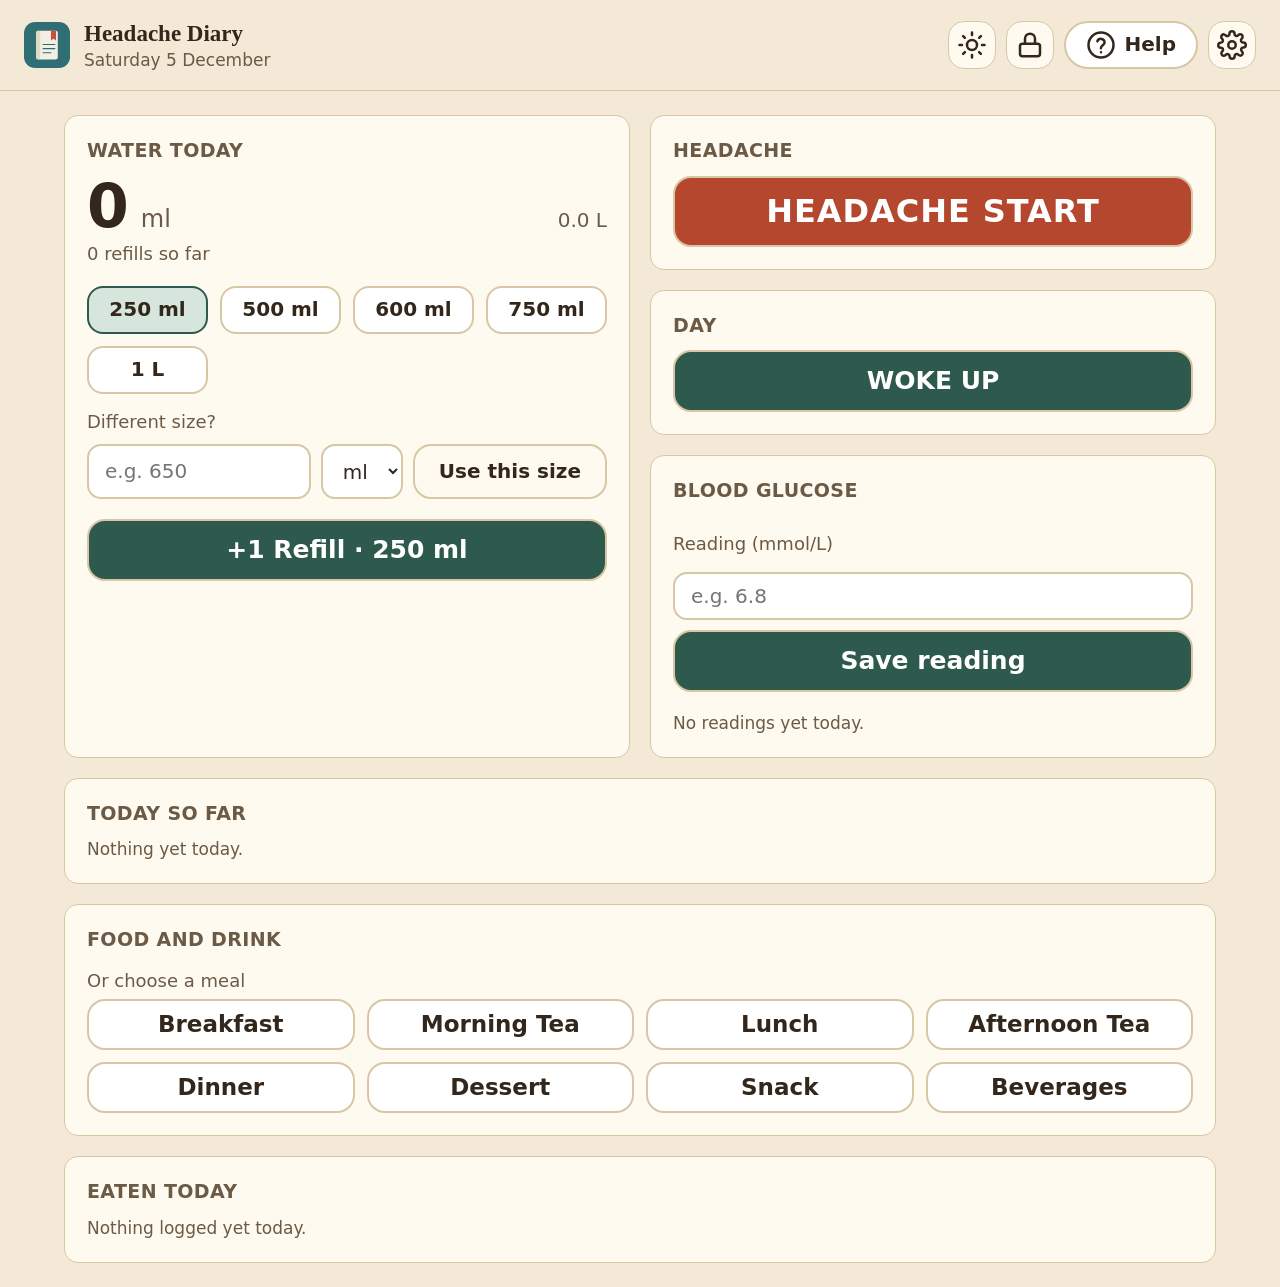
<file: index.html>
<!doctype html>
<html lang="en-AU">
<head>
<meta charset="utf-8">
<meta name="viewport" content="width=device-width, initial-scale=1, viewport-fit=cover">
<meta name="theme-color" content="#2f6f73">
<title>Headache Diary</title>
<link rel="manifest" href="manifest.webmanifest">
<link rel="icon" href="icons/icon.svg" type="image/svg+xml">
<link rel="stylesheet" href="css/app.css">
<script>try{var s=JSON.parse(localStorage.getItem("hd.settings")||"{}");document.documentElement.dataset.theme=s.followSystem?(matchMedia("(prefers-color-scheme: dark)").matches?"dark":(s.lightTheme||"paper")):(s.theme||"paper");document.documentElement.dataset.text=s.text||"normal"}catch(e){}</script>
</head>
<body>
<div id="app"><p class="boot">Loading your diary…</p></div>
<dialog id="reason" aria-labelledby="reason-title">
  <form method="dialog" id="reason-form" novalidate>
    <h2 id="reason-title">Remove this entry?</h2>
    <p class="warn">Changes to the diary are recorded.</p>
    <label for="reason-text">Reason for removing it</label>
    <input id="reason-text" type="text" autocomplete="off" placeholder="e.g. tapped by mistake">
    <p class="error" id="reason-error" role="alert" hidden>Please type a short reason so we can keep your diary accurate.</p>
    <div class="row">
      <button type="button" class="btn quiet" id="reason-cancel">Keep it</button>
      <button type="submit" class="btn danger" id="reason-ok">Remove</button>
    </div>
  </form>
</dialog>
<noscript>Headache Diary needs JavaScript turned on.</noscript>
<script type="module" src="js/app.js"></script>
</body>
</html>
</file>
<file: css/app.css>
:root, html[data-theme="paper"] {
  --bg: #f3e9d6; --card: #fffaf0; --ink: #33271c; --muted: #6b5a46; --line: #d8c7a4;
  --teal: #2d5a4c; --teal-dark: #224539; --teal-soft: #d6e6dc; --on-teal: #ffffff;
  --red: #a63d2b; --on-red: #ffffff; --field: #ffffff;
  --toast-bg: #33271c; --toast-ink: #ffffff; --update-bg: #fff3cd; --update-ink: #3d3000;
  --alert: #b5472f; --on-alert: #ffffff; --amber: #8a5a00; --on-amber: #ffffff;
  --was-bg: #fff3b8; --was-ink: #4a3d00; --changed-bg: #f7c9bf; --changed-ink: #6e1f10;
  --head-fill: #ecd9bd; --head-line: #5a4632; --pain: #d6402f; --pain-line: #8f2417; --art-bg: #fffaf0;
  --head-font: Georgia, "Times New Roman", serif;
  --radius: 14px; --gap: 1rem;
}
html[data-theme="bright"] {
  --bg: #ffffff; --card: #eaf3fc; --ink: #10222b; --muted: #35546b; --line: #b9d0e4;
  --teal: #0b5cad; --teal-dark: #084a8c; --teal-soft: #cfe3f7; --on-teal: #ffffff;
  --red: #b3301a; --on-red: #ffffff; --field: #ffffff;
  --toast-bg: #10222b; --toast-ink: #ffffff; --update-bg: #fff3cd; --update-ink: #3d3000;
  --alert: #b3301a; --on-alert: #ffffff; --amber: #8a5a00; --on-amber: #ffffff;
  --was-bg: #fff3b8; --was-ink: #4a3d00; --changed-bg: #f7c9bf; --changed-ink: #6e1f10;
  --head-fill: #dbe8f5; --head-line: #1d4a78; --pain: #d6402f; --pain-line: #8f2417; --art-bg: #ffffff;
  --head-font: system-ui, -apple-system, "Segoe UI", Roboto, sans-serif;
}
html[data-theme="dark"] {
  --bg: #17232b; --card: #21323c; --ink: #e8eef0; --muted: #a9bec7; --line: #3a5160;
  --teal: #8fd6c9; --teal-dark: #a8e3d8; --teal-soft: #2b4a52; --on-teal: #10222b;
  --red: #e0735a; --on-red: #17232b; --field: #17232b;
  --toast-bg: #e8eef0; --toast-ink: #17232b; --update-bg: #4a3f12; --update-ink: #fff3cd;
  --head-fill: #3a5362; --head-line: #c5d6de; --pain: #ff7a63; --pain-line: #ffc2b5; --art-bg: #1b2a33;
  --alert: #e0735a; --alert-text: #f0a08e; --on-alert: #17232b; --amber: #e2b04a; --on-amber: #17232b;
  --was-bg: #4a3f12; --was-ink: #fff3b8; --changed-bg: #5a2a22; --changed-ink: #ffd6cc;
  --head-font: system-ui, -apple-system, "Segoe UI", Roboto, sans-serif;
}
html[data-theme="mist"] {
  --bg: #e4e7eb; --card: #f3f5f7; --ink: #1c2128; --muted: #4a5560; --line: #c2c9d1;
  --teal: #3a4f7a; --teal-dark: #2a3b5e; --teal-soft: #d3dcec; --on-teal: #ffffff;
  --red: #a63d2b; --on-red: #ffffff; --field: #ffffff;
  --toast-bg: #1c2128; --toast-ink: #ffffff; --update-bg: #fff3cd; --update-ink: #3d3000;
  --alert: #b3382a; --on-alert: #ffffff; --amber: #7a5200; --on-amber: #ffffff;
  --was-bg: #fff3b8; --was-ink: #4a3d00; --changed-bg: #f7c9bf; --changed-ink: #6e1f10;
  --head-fill: #d6dbe2; --head-line: #3a4452; --pain: #d6402f; --pain-line: #8f2417; --art-bg: #f3f5f7;
  --head-font: system-ui, -apple-system, "Segoe UI", Roboto, sans-serif;
}
html[data-theme="graphite"] {
  --bg: #000000; --card: #1a1a1a; --ink: #f2f2f2; --muted: #b3b3b3; --line: #3d3d3d;
  --teal: #d0d0d0; --teal-dark: #e6e6e6; --teal-soft: #2e2e2e; --on-teal: #111111;
  --red: #e8806b; --on-red: #000000; --field: #0d0d0d;
  --toast-bg: #f2f2f2; --toast-ink: #111111; --update-bg: #3d3510; --update-ink: #fff3cd;
  --head-fill: #3a3a3a; --head-line: #d0d0d0; --pain: #ff7a63; --pain-line: #ffc2b5; --art-bg: #141414;
  --alert: #e8806b; --alert-text: #f2a595; --on-alert: #000000; --amber: #e6b450; --on-amber: #000000;
  --was-bg: #3d3510; --was-ink: #fff3b8; --changed-bg: #4a2118; --changed-ink: #ffd6cc;
  --head-font: system-ui, -apple-system, "Segoe UI", Roboto, sans-serif;
}
html[data-theme="ember"] {
  --bg: #2a1f1a; --card: #3a2c24; --ink: #f4e9dd; --muted: #c9b8a6; --line: #5c4637;
  --teal: #e8a96b; --teal-dark: #f2c493; --teal-soft: #4d3b2c; --on-teal: #2a1f1a;
  --red: #ee8a72; --on-red: #2a1f1a; --field: #241a15;
  --toast-bg: #f4e9dd; --toast-ink: #2a1f1a; --update-bg: #4d3a12; --update-ink: #fff3cd;
  --head-fill: #55402f; --head-line: #e6d2bd; --pain: #ff7a63; --pain-line: #ffc2b5; --art-bg: #33261f;
  --alert: #ee8a72; --alert-text: #f5ab98; --on-alert: #2a1f1a; --amber: #e8b455; --on-amber: #2a1f1a;
  --was-bg: #4d3a12; --was-ink: #fff3b8; --changed-bg: #5a2a22; --changed-ink: #ffd6cc;
  --head-font: system-ui, -apple-system, "Segoe UI", Roboto, sans-serif;
}
html { color-scheme: light; } html[data-theme="dark"], html[data-theme="graphite"], html[data-theme="ember"] { color-scheme: dark; }
html { font-size: 20px; -webkit-text-size-adjust: 100%; }
html[data-text="medium"] { font-size: 17px; }
html[data-text="small"] { font-size: 14px; }
* { box-sizing: border-box; }
body {
  margin: 0; background: var(--bg); color: var(--ink);
  font-family: system-ui, -apple-system, "Segoe UI", Roboto, sans-serif;
  line-height: 1.35; min-height: 100vh;
  padding: env(safe-area-inset-top) env(safe-area-inset-right) env(safe-area-inset-bottom) env(safe-area-inset-left);
}
.boot { padding: 2rem; color: var(--muted); }
h1, h2, p { margin: 0; text-wrap: pretty; }
.num { font-variant-numeric: tabular-nums; }

.topbar {
  display: flex; align-items: center; justify-content: space-between; gap: var(--gap);
  padding: 0.9rem 1.2rem; border-bottom: 1px solid var(--line); background: var(--bg);
}
.brand { display: flex; align-items: center; gap: 0.7rem; }
.brand img { width: 2.3rem; height: 2.3rem; border-radius: 0.55rem; }
.brand h1 { font-size: 1.15rem; font-weight: 700; font-family: var(--head-font); }
.brand .date { font-size: 0.85rem; color: var(--muted); }

main { display: grid; gap: var(--gap); padding: 1.2rem; max-width: 70rem; margin: 0 auto; }
main { max-width: 44rem; }

.panel { background: var(--card); border: 1px solid var(--line); border-radius: var(--radius); padding: 1.1rem; }
.panel h2 { font-size: 0.95rem; font-weight: 700; letter-spacing: 0.02em; color: var(--muted); text-transform: uppercase; margin-bottom: 0.6rem; }

.total { display: flex; align-items: baseline; gap: 0.6rem; flex-wrap: wrap; }
.total .big { font-size: 3rem; font-weight: 700; line-height: 1; }
.total .unit { font-size: 1.2rem; color: var(--muted); }
.total .alt { font-size: 1rem; color: var(--muted); margin-left: auto; }
.meta { color: var(--muted); font-size: 0.9rem; margin-top: 0.3rem; }

.sizes { display: grid; grid-template-columns: repeat(auto-fit, minmax(5.2rem, 1fr)); gap: 0.6rem; margin: 1rem 0 0.8rem; }
.size {
  min-height: 3.4rem; border: 2px solid var(--line); border-radius: 0.8rem; background: var(--field);
  font: inherit; font-weight: 700; color: var(--ink); cursor: pointer;
}
.size[aria-checked="true"] { border-color: var(--teal); background: var(--teal-soft); }

.btn {
  min-height: 3.6rem; padding: 0.6rem 1.2rem; border-radius: 0.9rem; border: 2px solid transparent;
  font: inherit; font-weight: 700; cursor: pointer;
  transition-property: scale, background-color; transition-duration: 120ms; transition-timing-function: ease-out;
}
.btn { background: var(--card); color: var(--ink); border-color: var(--line); }   /* plain buttons: own colours, never the browser's grey */
.btn:active { scale: 0.96; }
.btn.primary { background: var(--teal); color: var(--on-teal); width: 100%; font-size: 1.25rem; min-height: 4.4rem; }
.btn.primary:hover { background: var(--teal-dark); }
.btn.quiet { background: transparent; border-color: var(--line); color: var(--ink); }
.btn.danger { background: var(--red); color: var(--on-red); }
.btn.small { min-height: 3rem; padding: 0.3rem 0.9rem; font-size: 0.9rem; }

.custom { display: flex; gap: 0.5rem; align-items: stretch; flex-wrap: wrap; margin-bottom: 1rem; }
.custom label { width: 100%; font-size: 0.9rem; color: var(--muted); }
.custom input, .custom select, dialog input {
  min-height: 3.2rem; border: 2px solid var(--line); border-radius: 0.7rem; background: var(--field); color: var(--ink);
  font: inherit; padding: 0 0.8rem;
}
.custom input { flex: 1; min-width: 6rem; }

:focus-visible { outline: 3px solid #1a5fb4; outline-offset: 2px; }

ul.log { list-style: none; margin: 0; padding: 0; }
.log li { display: flex; align-items: center; gap: 0.8rem; padding: 0.7rem 0; border-top: 1px solid var(--line); }
.log li:first-child { border-top: none; }
.log .t { width: 5.2rem; color: var(--muted); }
.log .v { font-weight: 700; flex: 1; }
.empty { color: var(--muted); padding: 0.4rem 0; }

dialog {
  border: 1px solid var(--line); border-radius: var(--radius); background: var(--card); color: var(--ink);
  max-width: 28rem; width: calc(100% - 2rem); padding: 1.3rem;
}
dialog::backdrop { background: rgba(31, 42, 44, 0.45); }
dialog h2 { font-size: 1.2rem; margin-bottom: 0.4rem; }
dialog .warn { color: var(--muted); margin-bottom: 0.9rem; }
dialog label { display: block; font-size: 0.9rem; margin-bottom: 0.3rem; }
dialog input { width: 100%; }
dialog .row { display: flex; gap: 0.6rem; justify-content: flex-end; margin-top: 1rem; }
.error { color: var(--alert-text, var(--red)); margin-top: 0.4rem; font-weight: 700; }

.toast {
  position: fixed; left: 50%; bottom: 1.2rem; transform: translateX(-50%);
  background: var(--toast-bg); color: var(--toast-ink); padding: 0.8rem 1.2rem; border-radius: 0.9rem; max-width: 90%;
}

@media (prefers-reduced-motion: reduce) { .btn { transition: none; } .btn:active { scale: 1; } }

.undo { margin-top: 0.8rem; width: 100%; color: var(--muted); }
.update { display: flex; align-items: center; justify-content: center; gap: 1rem; padding: 0.7rem 1rem; background: var(--update-bg); color: var(--update-ink); border-bottom: 1px solid var(--line); }
.update .btn { background: var(--update-ink); color: var(--update-bg); }

.tools { display: flex; gap: 0.5rem; }
.icon-btn {
  min-width: 3rem; min-height: 3rem; border-radius: 0.8rem; border: 1px solid var(--line);
  background: var(--card); color: var(--ink); cursor: pointer; display: grid; place-items: center;
}
.icon-btn svg { width: 1.5rem; height: 1.5rem; stroke: currentColor; fill: none; stroke-width: 2; stroke-linecap: round; stroke-linejoin: round; }
.toggle[aria-pressed="true"] { background: var(--teal); border-color: var(--teal); color: var(--on-teal); }
.toggle[aria-pressed="true"] svg { stroke: var(--on-teal); }

.seg { display: flex; gap: 0.4rem; flex-wrap: wrap; }
.seg button {
  min-height: 3rem; min-width: 3rem; padding: 0 1rem; border-radius: 0.7rem; border: 2px solid var(--line);
  background: var(--field); color: var(--ink); font: inherit; font-weight: 700; cursor: pointer;
}
.setting { padding: 0.9rem 0; border-top: 1px solid var(--line); }
.setting:first-of-type { border-top: none; }
.setting h3 { margin: 0 0 0.5rem; font-size: 1rem; }
.setting p.hint { color: var(--muted); font-size: 0.85rem; margin-top: 0.4rem; }
.check { display: flex; align-items: center; gap: 0.7rem; min-height: 3rem; cursor: pointer; font-weight: 700; }
.check input { width: 2.4rem; height: 2.4rem; flex: 0 0 2.4rem; accent-color: var(--teal); }
.swatches { display: grid; grid-template-columns: repeat(3, 1fr); gap: 0.6rem; }
.swatch-group { margin: 0.2rem 0 0.4rem; font-weight: 700; color: var(--muted); }
.swatch {
  border: 3px solid var(--line); border-radius: 0.9rem; padding: 0.6rem; background: var(--card); color: var(--ink);
  font: inherit; font-weight: 700; cursor: pointer; text-align: center;
}
.swatch[aria-pressed="true"] { border-color: var(--teal); }
.swatch i { display: block; height: 2.2rem; border-radius: 0.5rem; margin-bottom: 0.4rem; border: 1px solid rgba(0,0,0,.2); }
.swatch[data-t="paper"] i { background: linear-gradient(90deg,#f3e9d6 60%,#2d5a4c 60%); }
.swatch[data-t="bright"] i { background: linear-gradient(90deg,#ffffff 60%,#0b5cad 60%); }
.swatch[data-t="dark"] i { background: linear-gradient(90deg,#17232b 60%,#8fd6c9 60%); }
.swatch[data-t="mist"] i { background: linear-gradient(90deg,#e4e7eb 60%,#3a4f7a 60%); }
.swatch[data-t="graphite"] i { background: linear-gradient(90deg,#000000 60%,#d0d0d0 60%); }
.swatch[data-t="ember"] i { background: linear-gradient(90deg,#2a1f1a 60%,#e8a96b 60%); }
.page-head { display: flex; align-items: center; gap: 1rem; margin-bottom: 0.8rem; }
.page-head h2 { margin: 0; text-transform: none; font-size: 1.3rem; color: var(--ink); letter-spacing: 0; font-family: var(--head-font); }

.tabs { display: flex; gap: 0.4rem; border-bottom: 2px solid var(--line); }
.tab { min-height: 3.2rem; padding: 0 1.2rem; border: 2px solid transparent; border-bottom: none; border-radius: 0.8rem 0.8rem 0 0; background: transparent; color: var(--muted); font: inherit; font-weight: 700; cursor: pointer; margin-bottom: -2px; }
.tab[aria-selected="true"] { background: var(--card); color: var(--ink); border-color: var(--line); border-bottom: 2px solid var(--card); }
.lock { display: flex; gap: 0.9rem; align-items: center; }
.lock svg { width: 2.2rem; height: 2.2rem; stroke: var(--muted); fill: none; stroke-width: 2; stroke-linecap: round; stroke-linejoin: round; flex: none; }
.lock h3 { margin: 0; }

/* ---------- headache ---------- */
.btn.headache { width: 100%; min-height: 5.4rem; font-size: 1.6rem; background: var(--alert); color: var(--on-alert); letter-spacing: 0.03em; }
.btn.update { background: var(--amber); color: var(--on-amber); }
.btn.resolve { background: var(--teal); color: var(--on-teal); }
.btn.alert-btn { background: var(--alert); color: var(--on-alert); flex: 1; }
.two { display: grid; grid-template-columns: 1fr 1fr; gap: 0.7rem; margin-top: 0.9rem; }
.active-card { border: 3px solid var(--alert); }
.active-card h2 { color: var(--alert-text, var(--alert)); }
.active-line { font-size: 1.1rem; } .active-line.strong { font-size: 1.35rem; font-weight: 700; margin: 0.2rem 0; }

main.form { max-width: 46rem; padding-bottom: 6rem; }
.form-grid, .form-col { display: grid; gap: var(--gap); }
.form-col { align-content: start; }
@media (min-width: 900px) and (orientation: landscape) {
  main.form { max-width: 80rem; }
  .form-grid { grid-template-columns: 1.25fr 1fr; align-items: start; }
  .types { grid-template-columns: repeat(3, 1fr); }
  .type .head-art { max-height: 7rem; }
  .top-row { grid-template-columns: minmax(18.5rem, 21rem) 1fr; align-items: stretch; }
}
.field.has-error { border: 3px solid var(--red); }
.opt { font-weight: 400; text-transform: none; letter-spacing: 0; color: var(--muted); }
.hint { color: var(--muted); font-size: 0.85rem; margin-top: 0.4rem; }
.small-label { display: block; font-size: 0.9rem; color: var(--muted); margin: 0.8rem 0 0.3rem; }
.text { width: 100%; min-height: 3.2rem; border: 2px solid var(--line); border-radius: 0.7rem; background: var(--field); color: var(--ink); font: inherit; padding: 0.5rem 0.8rem; }
.text.area { resize: vertical; }
input[type="time"].text { width: auto; min-width: 9rem; }
.seg.wrap { flex-wrap: wrap; }
.seg button[role="radio"][aria-checked="true"], .seg button[aria-pressed="true"] { background: var(--teal); border-color: var(--teal); color: var(--on-teal); }

.sev { display: grid; grid-template-columns: repeat(5, 1fr); gap: 0.5rem; }
.sev-desc { margin-top: 0.6rem; color: var(--muted); min-height: 1.4em; }
.top-row { display: grid; gap: var(--gap); }
.time-panel .custom { margin-bottom: 0; }
.sev-btn { display: grid; justify-items: center; align-content: center; gap: 0.1rem; min-height: 4.4rem; padding: 0.3rem 0.2rem; border: 2px solid var(--line); border-radius: 0.8rem; background: var(--field); color: var(--ink); font: inherit; text-align: center; cursor: pointer; }
.sev-btn[aria-checked="true"] { background: var(--teal); border-color: var(--teal); color: var(--on-teal); }
.sev-n { font-size: 1.6rem; font-weight: 700; } .sev-name { font-weight: 700; font-size: 0.8rem; }

.types { display: grid; grid-template-columns: repeat(auto-fit, minmax(9.5rem, 1fr)); gap: 0.7rem; }
.type { display: flex; flex-direction: column; align-items: center; gap: 0.3rem; padding: 0.6rem; border: 3px solid var(--line); border-radius: 0.9rem; background: var(--art-bg); color: var(--ink); font: inherit; cursor: pointer; text-align: center; }
.type .head-art { width: 100%; max-height: 9rem; height: auto; }
.type-other { display: grid; place-items: center; width: 100%; height: 6rem; font-size: 3rem; font-weight: 700; color: var(--muted); }
.type-name { font-weight: 700; } .type-hint { font-size: 0.8rem; color: var(--muted); }
.type[aria-checked="true"] { border-color: var(--teal); box-shadow: 0 0 0 3px var(--teal); }
.type[aria-checked="true"] .type-name::before { content: "\2713  "; }

.was { margin-bottom: 0.6rem; padding: 0.3rem 0.6rem; border-radius: 0.5rem; background: var(--was-bg); color: var(--was-ink); display: inline-block; font-size: 0.9rem; }
.was.changed { background: var(--changed-bg); color: var(--changed-ink); font-weight: 700; }
.sugg { display: flex; flex-wrap: wrap; gap: 0.4rem; margin-top: 0.5rem; }
.chip { min-height: 3rem; padding: 0 1rem; border: 2px solid var(--line); border-radius: 2rem; background: var(--field); color: var(--ink); font: inherit; font-weight: 700; cursor: pointer; }
.form-actions { position: sticky; bottom: 0; display: flex; gap: 0.7rem; padding: 0.8rem 0; background: var(--bg); }
.big-error { text-align: center; padding: 0.6rem; }
.custom .text { flex: 1; min-width: 8rem; width: auto; }

.art-picks { display: grid; grid-template-columns: repeat(auto-fit, minmax(13rem, 1fr)); gap: 0.6rem; }
.art-pick { border: 3px solid var(--line); border-radius: 0.9rem; padding: 0.5rem; background: var(--art-bg); color: var(--ink); font: inherit; font-weight: 700; cursor: pointer; text-align: center; }
.art-pick[aria-pressed="true"] { border-color: var(--teal); box-shadow: 0 0 0 3px var(--teal); }
.art-pick[aria-pressed="true"] .art-name::before { content: "\2713  "; }
.art-mini { display: grid; grid-template-columns: repeat(4, 1fr); gap: 2px; }
.art-mini svg { width: 100%; height: auto; }
.art-name { display: block; margin-top: 0.3rem; font-size: 0.9rem; }

.other-row { display: grid; grid-template-columns: minmax(8.5rem, 11rem) 1fr; gap: 0.7rem; margin-top: 0.7rem; align-items: stretch; }
.other-notes { display: flex; flex-direction: column; gap: 0.4rem; padding: 0.7rem; border: 2px solid var(--line); border-radius: 0.9rem; background: var(--field); }
.other-notes.has-error { border: 3px solid var(--red); }
.other-notes .notes-label { font-weight: 700; }
.other-notes .text { flex: 1; min-height: 5rem; }

/* Portrait: one column, with weather moved up between 'How bad is it?' and 'What does it feel like?' */
@media not ((min-width: 900px) and (orientation: landscape)) {
  .form-grid { display: grid; }
  .form-col { display: contents; }
  #f-weather { order: 1; }
  #f-headacheType { order: 2; }
  #f-meds { order: 3; }
  #f-relief { order: 4; }
}

/* Day flow */
.btn.alert-btn.save-act { background: var(--teal); color: var(--on-teal); }
.confirm { margin-top: 0.8rem; padding: 0.8rem; border: 2px solid var(--line); border-radius: 0.9rem; }
.act-list { list-style: none; margin: 0.4rem 0 0; padding: 0; display: grid; gap: 0.2rem; }
.act-list li { display: grid; grid-template-columns: 6.2rem 1fr auto; gap: 0.6rem; align-items: baseline; padding: 0.55rem 0; border-top: 1px solid var(--line); }
.act-list li:first-child { border-top: 0; }
.act-time, .act-dur { color: var(--muted); white-space: nowrap; }
@media (min-width: 900px) and (orientation: landscape) {
  .top-row .field:last-child { min-width: 0; }
}

/* Food and drink */
.tiles { display: grid; grid-template-columns: repeat(2, 1fr); gap: 0.6rem; }
.tile { min-height: 4.6rem; padding: 0.4rem 0.6rem; border: 2px solid var(--line); border-radius: 0.9rem; background: var(--field); color: var(--ink); font: inherit; font-size: 1.15rem; font-weight: 700; cursor: pointer; }
.tile:active { scale: 0.97; }
.tile:hover { border-color: var(--teal); }
@media (min-width: 700px) { .tiles { grid-template-columns: repeat(4, 1fr); } }
.num-grid { display: grid; grid-template-columns: repeat(2, 1fr); gap: 0.6rem 0.8rem; margin-top: 0.8rem; }
.meal-grid, .meal-left { display: grid; gap: var(--gap); align-content: start; }
.meal-pair { display: grid; gap: var(--gap); }
@media (min-width: 900px) and (orientation: landscape) {
  main.form:has(.meal-grid) { max-width: 82rem; }
  .meal-grid { grid-template-columns: minmax(0, 1fr) minmax(0, 1.25fr); align-items: start; }
  .meal-grid.no-nutrition { grid-template-columns: minmax(0, 1fr); }
  .meal-pair { grid-template-columns: minmax(12rem, 0.8fr) minmax(0, 1fr); align-items: stretch; }
  .num-grid { grid-template-columns: repeat(3, 1fr); }
}
@media (max-width: 899px), (orientation: portrait) { .meal-nutrition .num-grid { grid-template-columns: repeat(2, 1fr); } }
.num-field { display: grid; gap: 0.25rem; }
.num-field label { font-weight: 600; font-size: 0.9rem; }
.totals { margin-top: 1rem; padding-top: 0.8rem; border-top: 1px solid var(--line); }
.totals h3 { font-size: 0.95rem; margin: 0 0 0.4rem; }
.totals dl { display: grid; grid-template-columns: max-content 1fr; gap: 0.3rem 1rem; margin: 0; }
.totals dt { color: var(--muted); } .totals dd { margin: 0; font-weight: 700; }
.switch-list { display: grid; gap: 0.2rem; margin-top: 0.6rem; }
.changes { margin-top: 0.8rem; } .changes summary { min-height: 3rem; display: flex; align-items: center; cursor: pointer; }
.changes ul { margin: 0.3rem 0 0; padding-left: 1.2rem; color: var(--muted); }

#f-name .hint { margin-bottom: 0.6rem; }
#f-name .seg { margin-bottom: 0.6rem; }
.servings-panel .small-label { display: none; }

/* Clock picker, PIN */
.clock-picker { display: flex; align-items: center; gap: 0.35rem; }
.clock-sel { min-height: 3.4rem; padding: 0 0.5rem; font-size: 1.15rem; font-weight: 700; flex: 0 0 auto; min-width: 4.2rem; }
.clock-colon { font-size: 1.4rem; font-weight: 700; }
.pin-input { letter-spacing: 0.4em; font-size: 1.4rem; max-width: 12rem; text-align: center; }

.clock-picker { flex-wrap: nowrap; max-width: 100%; }
.clock-sel { min-width: 0; width: 4.6rem; padding: 0 0.3rem; }
.time-panel .custom { gap: 0.5rem; }
.time-panel .custom .btn { min-height: 3.4rem; }
#tabpanel .pin-input, .setting .pin-input { margin-bottom: 0.9rem; }
#tabpanel > .num-field { margin-bottom: 0.2rem; }
#pin-go { margin: 0.4rem 0 0.8rem; }

.clock-picker select.clock-sel { width: 4.8rem; min-width: 0; flex: 0 0 4.8rem; padding: 0 0.3rem; }
.top-row { }
@media (min-width: 900px) and (orientation: landscape) {
  .top-row { grid-template-columns: minmax(15rem, 17.5rem) 1fr; }
}

.clock-picker select.clock-sel { width: 4.3rem; flex: 0 0 4.3rem; }
@media (min-width: 900px) and (orientation: landscape) {
  .top-row { grid-template-columns: minmax(18rem, 19.5rem) 1fr; }
}

@media (min-width: 900px) and (orientation: landscape) {
  .meal-pair { grid-template-columns: minmax(18rem, 19.5rem) minmax(0, 1fr); }
  .meal-grid { grid-template-columns: minmax(0, 1.05fr) minmax(0, 1fr); }
}

/* Nutrition: three across when there is room, two when text is very large or the screen is short */
.num-field input { min-width: 0; width: 100%; }

.plain-list, .change-list, .account-list { list-style: none; margin: 0.4rem 0 0.9rem; padding: 0; }
.plain-list li, .change-list li, .account-list li { padding: 0.6rem 0; border-bottom: 1px solid var(--line); }
.change-list .meta { display: block; margin-top: 0.15rem; }
.account-list li { display: grid; gap: 0.5rem; }
.account-list .who { font-weight: 700; }
.reset-form { display: grid; gap: 0.5rem; }
#tabpanel select.text { width: 100%; }

/* Target status: colour AND a word AND a sign */
.badge { display: inline-block; margin-left: 0.5rem; padding: 0.1rem 0.6rem; border-radius: 999px; font-size: 0.85rem; font-weight: 700; border: 2px solid currentColor; }
.badge.st-in { color: var(--teal-dark); background: var(--teal-soft); }
.badge.st-near { color: var(--on-amber); background: var(--amber); border-color: var(--amber); }
.badge.st-over, .badge.st-under { color: var(--on-red); background: var(--red); border-color: var(--red); }
.fluid-line { margin: 0.4rem 0; font-weight: 700; }
.target-list { list-style: none; margin: 0.6rem 0 0; padding: 0; }
.target-row { padding: 0.7rem 0; border-bottom: 1px solid var(--line); display: grid; gap: 0.4rem; }
.target-fields { display: grid; grid-template-columns: repeat(3, minmax(0, 1fr)) auto; gap: 0.6rem; align-items: end; }
.target-fields .num-field input { min-width: 0; width: 100%; }
.target-fields .btn { min-height: 3.2rem; }
.text.bad { border-color: var(--red); }
@media (max-width: 899px), (orientation: portrait) { .target-fields { grid-template-columns: repeat(3, minmax(0, 1fr)); } .target-fields .btn { grid-column: 1 / -1; } }

.target-fields .num-field label { font-size: 0.85rem; }

.relief-box { margin: 0.8rem 0; padding: 0.8rem 1rem; border: 2px solid var(--teal); border-radius: var(--radius); background: var(--teal-soft); color: var(--ink); }
.relief-box h3 { margin: 0 0 0.3rem; font-size: 1rem; }
.relief-text { margin: 0 0 0.3rem; white-space: pre-wrap; font-size: 1.05rem; }
.relief-list { list-style: none; margin: 0.6rem 0 0; padding: 0; }
.relief-row { padding: 0.8rem 0; border-bottom: 1px solid var(--line); display: grid; gap: 0.5rem; }
.note-box { width: 100%; min-height: 5.5rem; resize: vertical; font: inherit; padding: 0.6rem; }

.fold > summary { cursor: pointer; min-height: 3.2rem; display: flex; align-items: center; font-weight: 700; font-size: 1.1rem; list-style: none; }
.fold > summary::-webkit-details-marker { display: none; }
.fold > summary::before { content: '▸'; display: inline-block; width: 1.4rem; }
.fold[open] > summary::before { content: '▾'; }
.fold > summary:focus-visible { outline: 3px solid var(--teal); outline-offset: 2px; }

.urgent-box { margin: 0.4rem 0 0.9rem; padding: 0.8rem 1rem; border: 3px solid var(--red); border-radius: var(--radius); background: var(--card); color: var(--ink); }
.urgent-box h3 { margin: 0 0 0.3rem; font-size: 1rem; }
.chips { display: flex; flex-wrap: wrap; gap: 0.5rem; margin: 0.4rem 0 0.8rem; }

.help-btn { display: inline-flex; align-items: center; gap: 0.45rem; min-height: 3.2rem; padding: 0 1rem; border: 2px solid var(--line); border-radius: 2rem; background: var(--field); color: var(--ink); font: inherit; font-weight: 700; cursor: pointer; }
.help-btn svg { width: 1.5rem; height: 1.5rem; fill: none; stroke: currentColor; stroke-width: 2; stroke-linecap: round; stroke-linejoin: round; }
.tour { position: fixed; inset: 0; z-index: 50; background: rgba(0, 0, 0, 0.62); overscroll-behavior: contain; touch-action: none; color: #fff; }
.tour-svg { position: absolute; inset: 0; pointer-events: none; color: #fff; }
.tour-ring { fill: none; stroke: #fff; stroke-width: 3; stroke-dasharray: 7 5; }
.tour-arrow { stroke: #fff; stroke-width: 3; }
.tour-card { position: absolute; box-sizing: border-box; display: flex; gap: 0.6rem; align-items: flex-start; padding: 0.6rem 0.8rem; border: 3px solid var(--ink); border-radius: var(--radius); background: var(--card); color: var(--ink); font-size: 1rem; line-height: 1.3; }
.tour-card p { margin: 0; }
.tour-num { flex: 0 0 auto; display: grid; place-items: center; width: 1.9rem; height: 1.9rem; border-radius: 50%; background: var(--ink); color: var(--card); font-weight: 800; }
.tour-more { position: absolute; left: 8px; right: 8px; bottom: 100px; max-height: 38vh; overflow: auto; padding: 0.7rem 1rem; border: 3px solid var(--ink); border-radius: var(--radius); background: var(--card); color: var(--ink); }
.tour-more ol { margin: 0.3rem 0 0; padding-left: 1.6rem; }
.tour-empty { position: absolute; top: 40%; left: 0; right: 0; text-align: center; font-size: 1.2rem; }
.tour-bar { position: absolute; left: 0; right: 0; bottom: 0; height: 92px; box-sizing: border-box; display: flex; align-items: center; justify-content: center; gap: 1rem; padding: 0 1rem; background: var(--card); border-top: 3px solid var(--ink); color: var(--ink); }
.tour-step { margin: 0; font-weight: 700; min-width: 7rem; text-align: center; }
.tour-bar .btn, .tour-bar .btn.primary { width: auto; min-width: 7.5rem; min-height: 3.6rem; font-size: 1.15rem; }
.tour-bar .btn, .tour-bar .btn.primary { font-size: 18px; min-height: 56px; height: 56px; padding: 0 1rem; }
.tour-step { font-size: 18px; }
.tour-card, .tour-more { font-size: 17px; }

.page-head .help-btn { margin-left: auto; }
.rx-list, .rx-doc-list { list-style: none; margin: 0; padding: 0; display: grid; gap: 0.8rem; }
.rx-row { display: flex; flex-wrap: wrap; gap: 0.8rem; align-items: center; justify-content: space-between; padding: 0.8rem 1rem; border: 2px solid var(--line); border-radius: var(--radius); background: var(--card); }
.rx-row[data-state="overdue"] { border-color: var(--ink); border-style: dashed; }
.rx-main { flex: 1 1 14rem; min-width: 0; }
.rx-main p { margin: 0.15rem 0; }
.rx-actions { display: flex; gap: 0.6rem; flex: 0 0 auto; }
.rx-actions .btn, .rx-actions .btn.primary { width: auto; min-width: 7rem; min-height: 3.6rem; font-size: 1.1rem; }
.rx-doc { padding: 0.7rem 0.9rem; border: 2px solid var(--line); border-radius: var(--radius); }
.rx-doc p { margin: 0.2rem 0 0.5rem; }
.rx-form { margin-top: 1rem; display: grid; gap: 0.9rem; }
.rx-days, .rx-slots { border: 2px solid var(--line); border-radius: var(--radius); padding: 0.6rem 0.9rem; margin: 0; }
.rx-slot { display: flex; flex-wrap: wrap; gap: 0.8rem; align-items: flex-end; padding: 0.5rem 0; border-top: 1px solid var(--line); }
.tour-badge { position: absolute; display: grid; place-items: center; width: 2rem; height: 2rem; border-radius: 50%; background: #fff; color: #1b1b1b; border: 3px solid #1b1b1b; font-weight: 800; font-size: 1rem; }
.rx-doc-actions { display: flex; flex-wrap: wrap; gap: 0.6rem; }
.rx-doc-actions .btn { width: auto; min-width: 6rem; }

.reminder-bar { position: fixed; top: 0; left: 0; right: 0; z-index: 60; display: flex; flex-wrap: wrap; align-items: center; gap: 0.8rem 1.2rem; padding: 0.8rem 1rem; background: var(--card); color: var(--ink); border-bottom: 4px solid var(--accent); box-shadow: 0 4px 14px rgba(0,0,0,0.25); }
.reminder-bar[hidden] { display: none; }
.reminder-bar .rb-text { flex: 1 1 22rem; min-width: 0; }
.reminder-bar .rb-title { margin: 0; font-size: 1.25rem; font-weight: 700; }
.reminder-bar .rb-instr { margin: 0.2rem 0 0; }
.reminder-bar .rb-actions { display: flex; flex-wrap: wrap; gap: 0.6rem; }
.reminder-bar .rb-actions .btn { width: auto; min-width: 7rem; min-height: 56px; }
body { padding-top: var(--rb-h, 0px); }

.own-time { display: flex; flex-wrap: wrap; align-items: center; gap: 0.6rem; margin: 0.4rem 0; }
#own-reminders .num-field { margin: 0.4rem 0 0.8rem 2.4rem; }

/* Main page: water beside the day button; a wider page when there is room */
.home-row { display: grid; gap: var(--gap); }
@media (min-width: 700px) {
  main.home { max-width: 60rem; }
  .home-row { grid-template-columns: 1fr 1fr; align-items: stretch; }
  .home-row > .panel { margin: 0; display: flex; flex-direction: column; }
  .home-row > .panel #refill { margin-top: auto; }
}
.quick-foods { margin: 0 0 0.8rem; }
.quick-foods .seg { flex-wrap: wrap; }
.setting.danger { border: 3px solid var(--red); border-radius: var(--radius); padding: 1rem; margin-top: 1.4rem; }
.setting.danger h3 { color: var(--ink); }
.reset-list { margin: 0.4rem 0 0.8rem 1.2rem; padding: 0; }
.btn.danger { background: var(--red); color: var(--on-red, #fff); border-color: var(--red); }
.btn.danger:disabled { opacity: 0.45; cursor: not-allowed; }
.home-col { display: grid; gap: var(--gap); align-content: start; min-width: 0; }
.home-col > * { margin: 0; }

/* Tap targets never go below 48 px, even at the smallest text size */
button, .btn, .chip, .size, .tile, .seg button, select, .clock-sel, input[type="text"], input[type="number"], input[type="time"] { min-height: 48px; }
.check input { min-width: 30px; min-height: 30px; }
.icon-btn, .tab, .btn.small, #w-skip, .clock-sel, #back { min-height: 48px; }
.icon-btn { min-width: 48px; }
/* Hard floor for tap targets at every text size */
button, select, .clock-sel, .help-btn, .icon-btn, .tab, .btn, .chip, .size, .tile, .seg button,
input[type="text"], input[type="number"], input[type="time"], input[type="password"], input[type="search"] { min-height: 48px !important; }

/* Tester notes tab */
.tn-group { margin: 0.6rem 0 1rem; }
.tn-group h4 { margin: 0 0 0.3rem; font-size: 1rem; }
textarea.text { width: 100%; min-height: 6rem; resize: vertical; font: inherit; }
.tn-notes { list-style: none; margin: 1rem 0 0; padding: 0; display: grid; gap: 0.7rem; }
.tn-notes li { border: 2px solid var(--line); border-radius: var(--radius); padding: 0.7rem 0.9rem; }
.tn-notes li p { margin: 0.2rem 0; }
#tn-about { width: 100%; min-height: 3rem; padding: 0 0.7rem; font: inherit; color: var(--ink); background: var(--field); border: 2px solid var(--line); border-radius: var(--radius); }

/* Barcode scanning */
.scan-row { margin: 0.7rem 0 0; display: grid; gap: 0.5rem; justify-items: start; }
.scan-note { margin: 0; padding: 0.6rem 0.8rem; border: 2px solid var(--line); border-radius: var(--radius); font-weight: 600; }
.scan-note.ok { border-color: var(--green, #1b6b3a); }
.scan-note.warn { border-color: var(--orange, #a85a00); }
.scan-overlay { position: fixed; inset: 0; z-index: 50; background: rgba(0, 0, 0, 0.6); display: grid; place-items: center; padding: 1rem; overflow: auto; }
.scan-box { width: min(34rem, 100%); max-height: 100%; overflow: auto; display: grid; gap: 0.8rem; margin: 0; }
.scan-frame { position: relative; border-radius: var(--radius); overflow: hidden; background: #000; aspect-ratio: 4 / 3; }
.scan-video { width: 100%; height: 100%; object-fit: cover; display: block; }
.scan-aim { position: absolute; left: 12%; right: 12%; top: 30%; bottom: 30%; border: 4px solid #fff; border-radius: 0.6rem; box-shadow: 0 0 0 3px rgba(0, 0, 0, 0.6); }
body.scan-open { overflow: hidden; }
.meal-nutrition .seg + .num-field { margin-top: 0.9rem; }
.meal-nutrition .num-field + .num-grid, .meal-nutrition .num-field + .hint + .num-grid { margin-top: 0.9rem; }

/* Side tabs inside Options sections */
.side-tabs { display: grid; grid-template-columns: 13rem minmax(0, 1fr); gap: 1.2rem; align-items: start; margin-top: 1rem; }
.side-list { display: grid; gap: 0.4rem; position: sticky; top: 0.5rem; }
.side-tab { min-height: 3.2rem; padding: 0.4rem 0.9rem; text-align: left; font: inherit; font-weight: 700; color: var(--ink); background: transparent; border: 2px solid var(--line); border-radius: var(--radius); cursor: pointer; }
.side-tab[aria-selected="true"] { background: var(--teal-soft); border-color: var(--teal); }
.side-tab:focus-visible { outline: 3px solid var(--teal); outline-offset: 2px; }
.side-body { min-width: 0; }
.side-body > .setting:first-child { margin-top: 0; }
@media (max-width: 699px) {
  .side-tabs { grid-template-columns: 1fr; }
  .side-list { grid-template-columns: repeat(auto-fit, minmax(9rem, 1fr)); position: static; }
}
/* The four Options tabs never push the page wider than the screen */
.tabs { overflow-x: auto; overflow-y: hidden; max-width: 100%; scrollbar-width: thin; }
.tab { flex: 0 0 auto; white-space: nowrap; }

/* Individual resets */
.reset-rows { list-style: none; margin: 0.6rem 0 0; padding: 0; display: grid; gap: 0.7rem; }
.reset-row { display: grid; grid-template-columns: minmax(0, 1fr) auto; gap: 0.4rem 1rem; align-items: center; border: 2px solid var(--line); border-radius: var(--radius); padding: 0.7rem 0.9rem; }
.reset-info p { margin: 0.2rem 0 0; }
.reset-row > .hint { grid-column: 1 / -1; margin: 0; }
.reset-row .btn:disabled { opacity: 0.5; cursor: not-allowed; }
#one-zone { margin-top: 0.8rem; }
@media (max-width: 699px) { .reset-row { grid-template-columns: 1fr; } }
#one-zone .btn, #reset-zone .btn { margin-top: 0.6rem; }
#one-zone .two .btn { margin-top: 0; }

/* What's new cards */
.pn-card { border: 2px solid var(--teal); background: var(--teal-soft); color: var(--ink); border-radius: var(--radius); padding: 0.8rem 1rem; margin: 0 0 1rem; }
.pn-card h3 { margin: 0 0 0.3rem; font-size: 1.05rem; }
.pn-card h3::before { content: "★ "; }
.pn-card ul { margin: 0.3rem 0 0.6rem; padding-left: 1.2rem; }
.pn-card li { margin: 0.25rem 0; }
.pn-rel ul { margin: 0.3rem 0 0.6rem; padding-left: 1.2rem; }
.privacy { border: 2px solid var(--teal); background: var(--teal-soft); color: var(--ink); border-radius: var(--radius); padding: 0.7rem 0.9rem; margin: 0.4rem 0 0.8rem; }
.tn-how { margin: 0.4rem 0 0.9rem; padding-left: 1.3rem; }
.tn-how li { margin: 0.4rem 0; }
.scan-note { white-space: pre-line; }
.scan-note { font-weight: 600; }

/* Tracking */
.trk-list { display: grid; gap: 0.7rem; margin-top: 0.6rem; }
.trk-row { display: grid; gap: 0.5rem; border: 2px solid var(--line); border-radius: var(--radius); padding: 0.7rem 0.9rem; }
.trk-info p { margin: 0.2rem 0 0; }
.trk-row .seg { flex-wrap: wrap; }
.trk-row .seg button.is-locked { opacity: 0.55; }
.warn-line { margin: 0; padding: 0.5rem 0.7rem; border: 2px solid var(--orange, #a85a00); border-radius: var(--radius); font-weight: 600; }
.home-row.solo { grid-template-columns: 1fr; }
/* Five Options tabs: tighter padding so they fit a tablet without a scrollbar; the row still scrolls on a narrow screen */
.tab { padding: 0 0.8rem; }
.tabs { gap: 0.2rem; }
@media (max-width: 899px) { .tab { padding: 0 0.6rem; } }

/* Main page grid: 6 columns. Narrow screens stack everything. */
.pgrid { display: grid; grid-template-columns: repeat(6, minmax(0, 1fr)); gap: var(--gap); align-items: stretch; }
.pg-item { min-width: 0; display: flex; flex-direction: column; position: relative; }
.pg-body { display: flex; flex-direction: column; flex: 1 1 auto; min-width: 0; }
.pg-body > * { margin: 0; flex: 1 1 auto; }
.pg-body > .panel #refill { margin-top: auto; }
@media (max-width: 699px) { .pgrid { grid-template-columns: 1fr; } .pg-item { grid-column: 1 / -1 !important; grid-row: auto !important; } }
/* Unlocked: each panel is framed, and its contents are switched off */
.pg-item.is-edit { outline: 3px dashed var(--teal); outline-offset: 2px; border-radius: var(--radius); }
.pg-item.is-edit .pg-body { opacity: 0.72; pointer-events: none; user-select: none; }
.pg-bar { display: flex; flex-wrap: wrap; gap: 0.4rem; align-items: center; padding: 0.4rem; background: var(--teal-soft); border: 2px solid var(--teal); border-radius: var(--radius); margin-bottom: 0.4rem; }
.pg-handle { flex: 1 1 8rem; min-height: 48px; text-align: left; font: inherit; font-weight: 700; color: var(--ink); background: var(--card); border: 2px solid var(--teal); border-radius: var(--radius); cursor: grab; touch-action: none; padding: 0 0.7rem; }
.pg-bar .btn { flex: 0 1 auto; }
.pg-bar [aria-disabled="true"] { opacity: 0.45; }
.pg-item.is-dragging { opacity: 0.55; }
.pg-drop-before { box-shadow: -6px 0 0 0 var(--teal); }
.pg-drop-after { box-shadow: 6px 0 0 0 var(--teal); }
.pg-top { border: 2px solid var(--teal); background: var(--teal-soft); color: var(--ink); border-radius: var(--radius); padding: 0.7rem 1rem; margin: 0 auto 1rem; max-width: 60rem; }
.pg-top p { margin: 0 0 0.5rem; }
html.layout-edit .tools .icon-btn:not(#layout-lock), html.layout-edit #cog { pointer-events: auto; }

#layout-lock[aria-pressed="true"] { background: var(--teal); color: var(--on-teal); border-color: var(--teal); opacity: 1; }
html.layout-edit .pg-top { margin: 0.8rem 1rem 1rem; }
@media (min-width: 700px) { html.layout-edit .pg-top { margin-left: auto; margin-right: auto; } }
/* Header: the tools wrap under the title on a narrow screen instead of pushing the page wider */
.topbar { flex-wrap: wrap; }
.tools { flex-wrap: wrap; justify-content: flex-end; margin-left: auto; }
/* Resizing: grips on the edges and corners of an unlocked panel, and its size settings */
.pg-grip { position: absolute; z-index: 3; touch-action: none; background: transparent; }
.pg-grip-n, .pg-grip-s { left: 14px; right: 14px; height: 22px; cursor: ns-resize; }
.pg-grip-e, .pg-grip-w { top: 14px; bottom: 14px; width: 22px; cursor: ew-resize; }
.pg-grip-n { top: -11px; } .pg-grip-s { bottom: -11px; } .pg-grip-e { right: -11px; } .pg-grip-w { left: -11px; }
.pg-grip-ne, .pg-grip-se, .pg-grip-sw, .pg-grip-nw { width: 30px; height: 30px; background: var(--teal); border: 3px solid var(--card); border-radius: 50%; }
.pg-grip-ne { top: -15px; right: -15px; cursor: nesw-resize; } .pg-grip-sw { bottom: -15px; left: -15px; cursor: nesw-resize; }
.pg-grip-se { bottom: -15px; right: -15px; cursor: nwse-resize; } .pg-grip-nw { top: -15px; left: -15px; cursor: nwse-resize; }
.pg-grip-n::after, .pg-grip-s::after, .pg-grip-e::after, .pg-grip-w::after { content: ''; position: absolute; background: var(--teal); border-radius: 4px; }
.pg-grip-n::after, .pg-grip-s::after { left: 30%; right: 30%; top: 8px; height: 6px; }
.pg-grip-e::after, .pg-grip-w::after { top: 30%; bottom: 30%; left: 8px; width: 6px; }
.pg-set { border: 2px solid var(--teal); background: var(--card); border-radius: var(--radius); padding: 0.6rem; margin-bottom: 0.4rem; display: flex; flex-direction: column; gap: 0.5rem; }
.pg-set .hint { margin: 0; }
.pg-set .seg { display: flex; flex-wrap: wrap; gap: 0.4rem; }
.pg-set .seg .btn { flex: 1 1 6rem; }
.pg-set .btn[aria-disabled="true"] { opacity: 0.45; }
.pg-set .btn.on { background: var(--teal-soft); border-color: var(--teal); }
/* One column (phone): only height can change, so the side grips go and the top, bottom and corners stay */
@media (max-width: 699px) { .pg-grip-e, .pg-grip-w { display: none; } .pg-item { overflow: visible; } }
/* Free flow: panels pack on a fine row grid, so a panel can slide up under a shorter neighbour */
.pgrid.is-free { grid-auto-flow: row dense; row-gap: 0; }
.pgrid.is-free .pg-item { margin-bottom: 0; align-self: start; }
.pg-flow { margin: 0 0 0.6rem; }
.pg-flow .hint { margin: 0 0 0.4rem; }
.pg-flow .seg { display: flex; flex-wrap: wrap; gap: 0.4rem; }
.pg-flow .seg .btn { flex: 1 1 8rem; }
.pg-flow .btn.on { background: var(--card); border-color: var(--teal); }
.pg-set .setting-row { display: flex; flex-wrap: wrap; align-items: center; gap: 0.5rem; }
.pg-set .setting-row .hint { flex: 1 1 10rem; }
.pg-set .setting-row .btn.on { background: var(--teal-soft); border-color: var(--teal); }
.pg-flow .btn.on { background: var(--teal-soft); }
.pg-set .pg-warn { color: var(--ink); background: var(--teal-soft); border: 2px solid var(--teal); border-radius: var(--radius); padding: 0.4rem 0.6rem; }
/* Size settings dock at the bottom of the screen so opening them never resizes a panel */
.pg-sheet { position: fixed; left: 0; right: 0; bottom: 0; z-index: 20; max-height: 48vh; overflow-y: auto; background: var(--bg); color: var(--ink); border-top: 3px solid var(--teal); padding: 0.6rem 1rem 0.8rem; box-shadow: 0 -6px 18px rgba(0, 0, 0, 0.35); }
.pg-sheet-head { display: flex; align-items: center; justify-content: space-between; gap: 0.6rem; margin-bottom: 0.5rem; }
.pg-sheet .pg-set { border: 0; padding: 0; margin: 0; background: transparent; }
@media (min-width: 700px) { .pg-sheet .pg-set { max-width: 56rem; margin: 0 auto; } .pg-sheet-head { max-width: 56rem; margin-left: auto; margin-right: auto; } }
html.sheet-open body { padding-bottom: calc(var(--sheet-h, 0px) + 1rem); }
/* the panel being edited: solid, thicker outline in place of the dashed one */
.pg-item.is-selected { outline: 5px solid var(--teal); outline-offset: 3px; }

/* Compact dock: settings in a grid so it stays short, and a ticked button always has dark text on its light fill */
.pg-sheet { max-height: 42vh; padding-top: 0.4rem; }
.pg-sheet .pg-set { display: grid; grid-template-columns: repeat(2, minmax(0, 1fr)); gap: 0.4rem 0.8rem; }
.pg-sheet .pg-set > .hint, .pg-sheet .pg-set > .seg, .pg-sheet .pg-set > .pg-warn { grid-column: 1 / -1; }
.pg-sheet .pg-set .setting-row { flex-wrap: nowrap; }
.pg-sheet .pg-set .setting-row .hint { font-size: 0.85rem; }
.pg-sheet .pg-set .two { display: contents; }
.pg-sheet .pg-set .seg .btn { flex: 1 1 5rem; }
@media (max-width: 699px) { .pg-sheet .pg-set { grid-template-columns: 1fr; } .pg-sheet .pg-set .two { display: grid; grid-template-columns: 1fr 1fr; gap: 0.4rem; } .pg-sheet .pg-set .setting-row { flex-wrap: wrap; } }
.pg-set .btn.on, .pg-flow .btn.on { color: var(--ink); font-weight: 700; }
/* Layout buttons set their own colours, so no browser default shows through in any theme */
.pg-set .btn, .pg-flow .btn, .pg-sheet .btn:not(.primary) { background: var(--card); color: var(--ink); border-color: var(--line); }
.pg-set .btn.on, .pg-flow .btn.on { background: var(--teal-soft); border-color: var(--teal); color: var(--ink); }
.pg-set .btn.quiet { background: transparent; }
/* While a panel is being resized: an outline shows the new size, and nothing on the page moves until release */
.pg-ghost { position: fixed; z-index: 30; pointer-events: none; border: 4px solid var(--teal); border-radius: var(--radius); background: color-mix(in srgb, var(--teal) 14%, transparent); }
.pg-ghost-tag { position: absolute; left: 50%; top: 50%; transform: translate(-50%, -50%); max-width: 90%; text-align: center; font-weight: 700; color: var(--ink); background: var(--bg); border: 2px solid var(--teal); border-radius: var(--radius); padding: 0.3rem 0.7rem; }
.pg-item.is-resizing { outline: 5px solid var(--teal); outline-offset: 3px; }
/* Panels tied to the one being edited (they will resize with it) */
.pg-item.is-tied { outline: 4px dotted var(--teal); outline-offset: 3px; }
/* The update button sets its own colours, so no browser default shows through in any theme */
#update-check, #update-now { background: var(--card); color: var(--ink); border-color: var(--line); }
#update-now { margin-top: 0.5rem; background: var(--teal); color: var(--on-teal); border-color: var(--teal); }
#update-check[aria-disabled="true"] { opacity: 0.6; }
#update-setting .hint { margin-top: 0.4rem; }
/* Unlock the layout (Options): own colours, so the browser's grey never shows through */
#layout-open { background: var(--teal); color: var(--on-teal); border-color: var(--teal); }
.swatch-tick { font-weight: 700; }

/* Restore: the real file input stays reachable by keyboard but is drawn as the button next to it */
.visually-hidden { position: absolute; width: 1px; height: 1px; overflow: hidden; clip: rect(0 0 0 0); white-space: nowrap; }
.visually-hidden:focus-visible + *, #restore-pick:focus-within { outline: 3px solid var(--teal); outline-offset: 2px; }
#restore-pick { display: inline-flex; align-items: center; min-height: 48px; cursor: pointer; }
.reset-row .check { min-height: 48px; }
</file>
